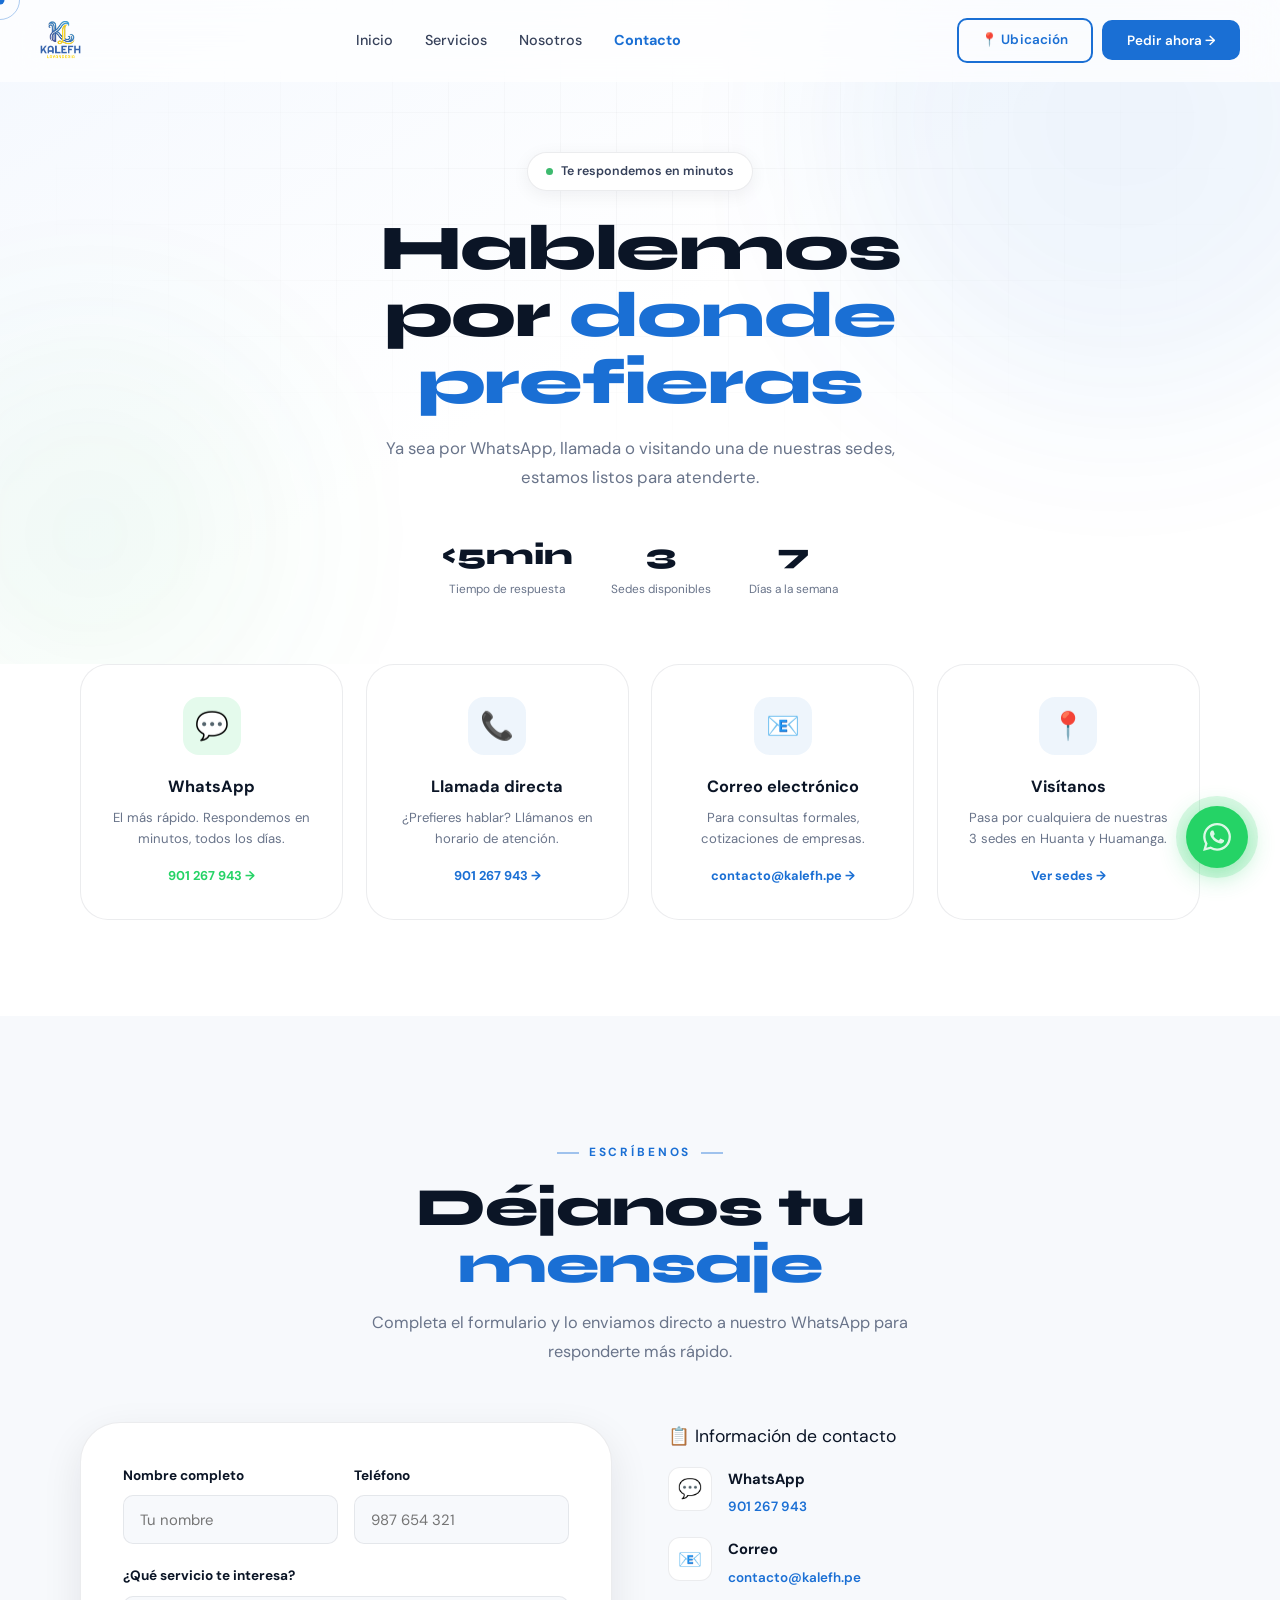
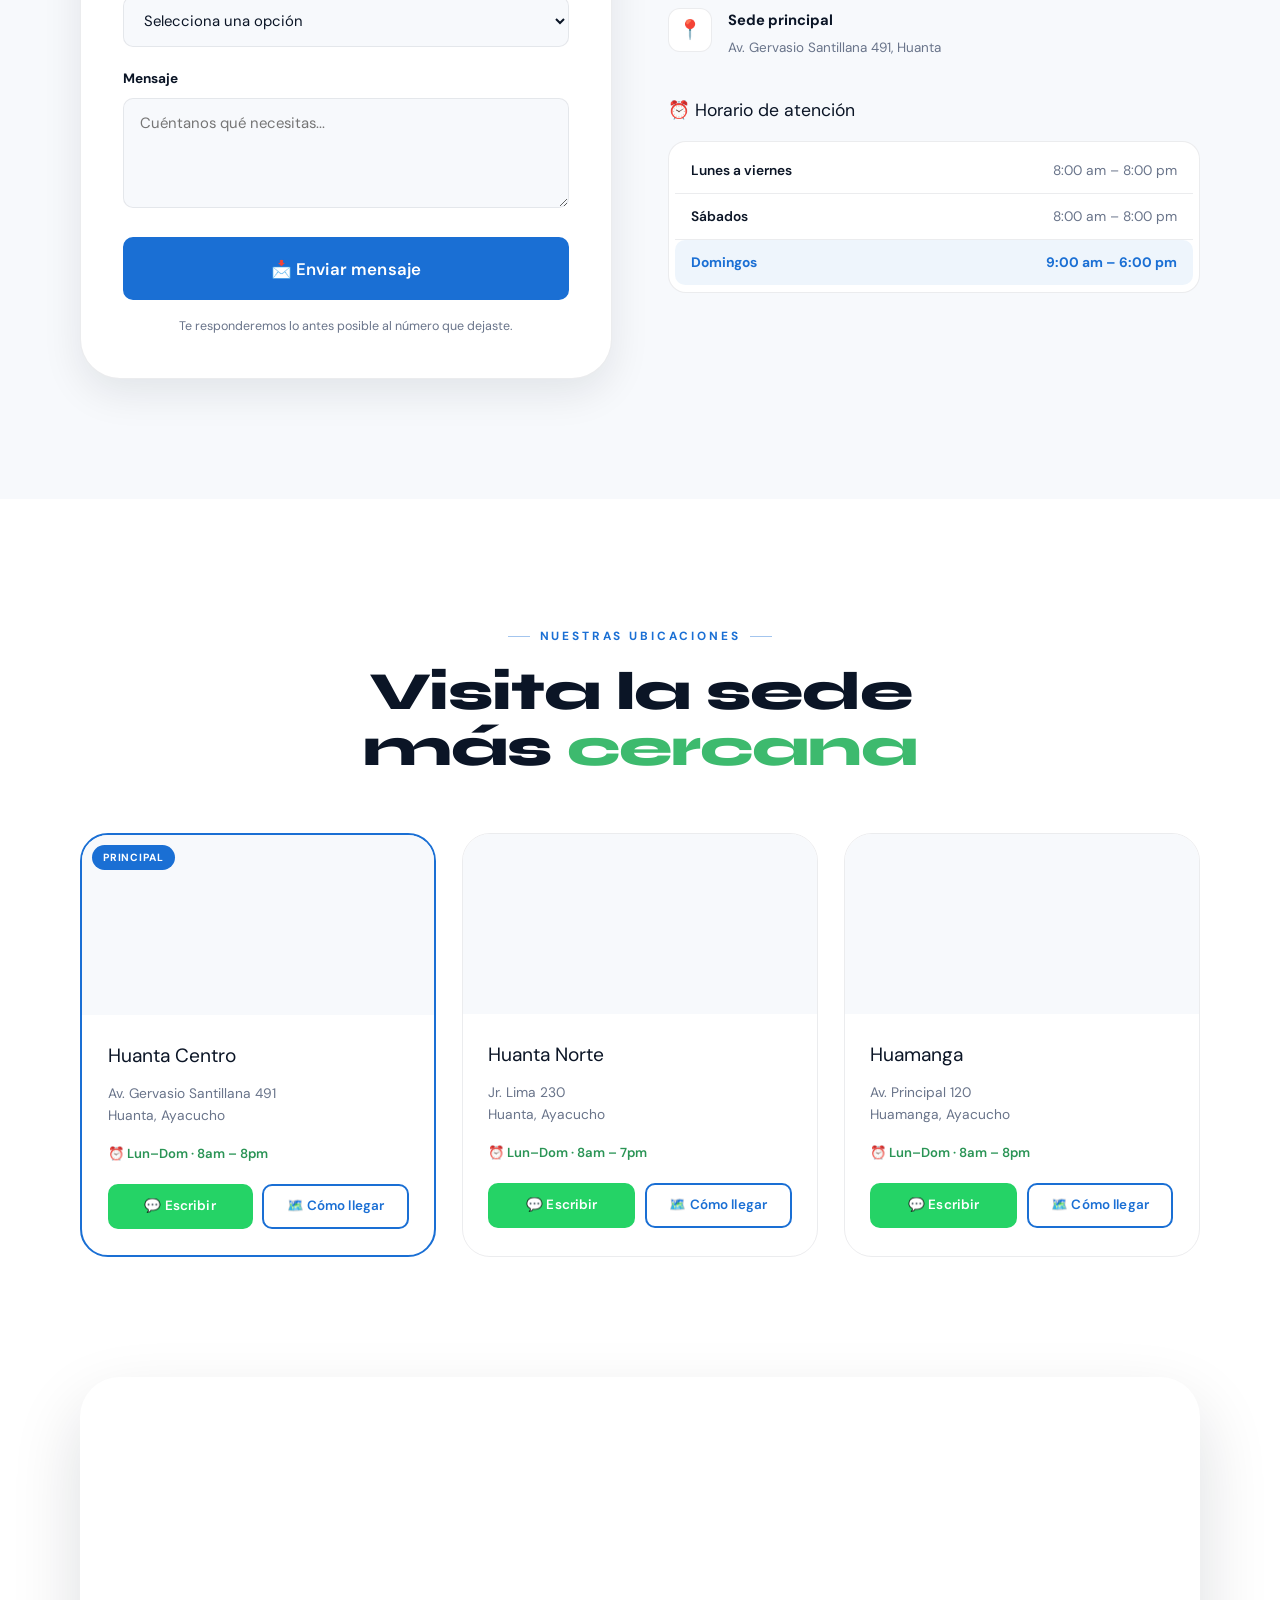
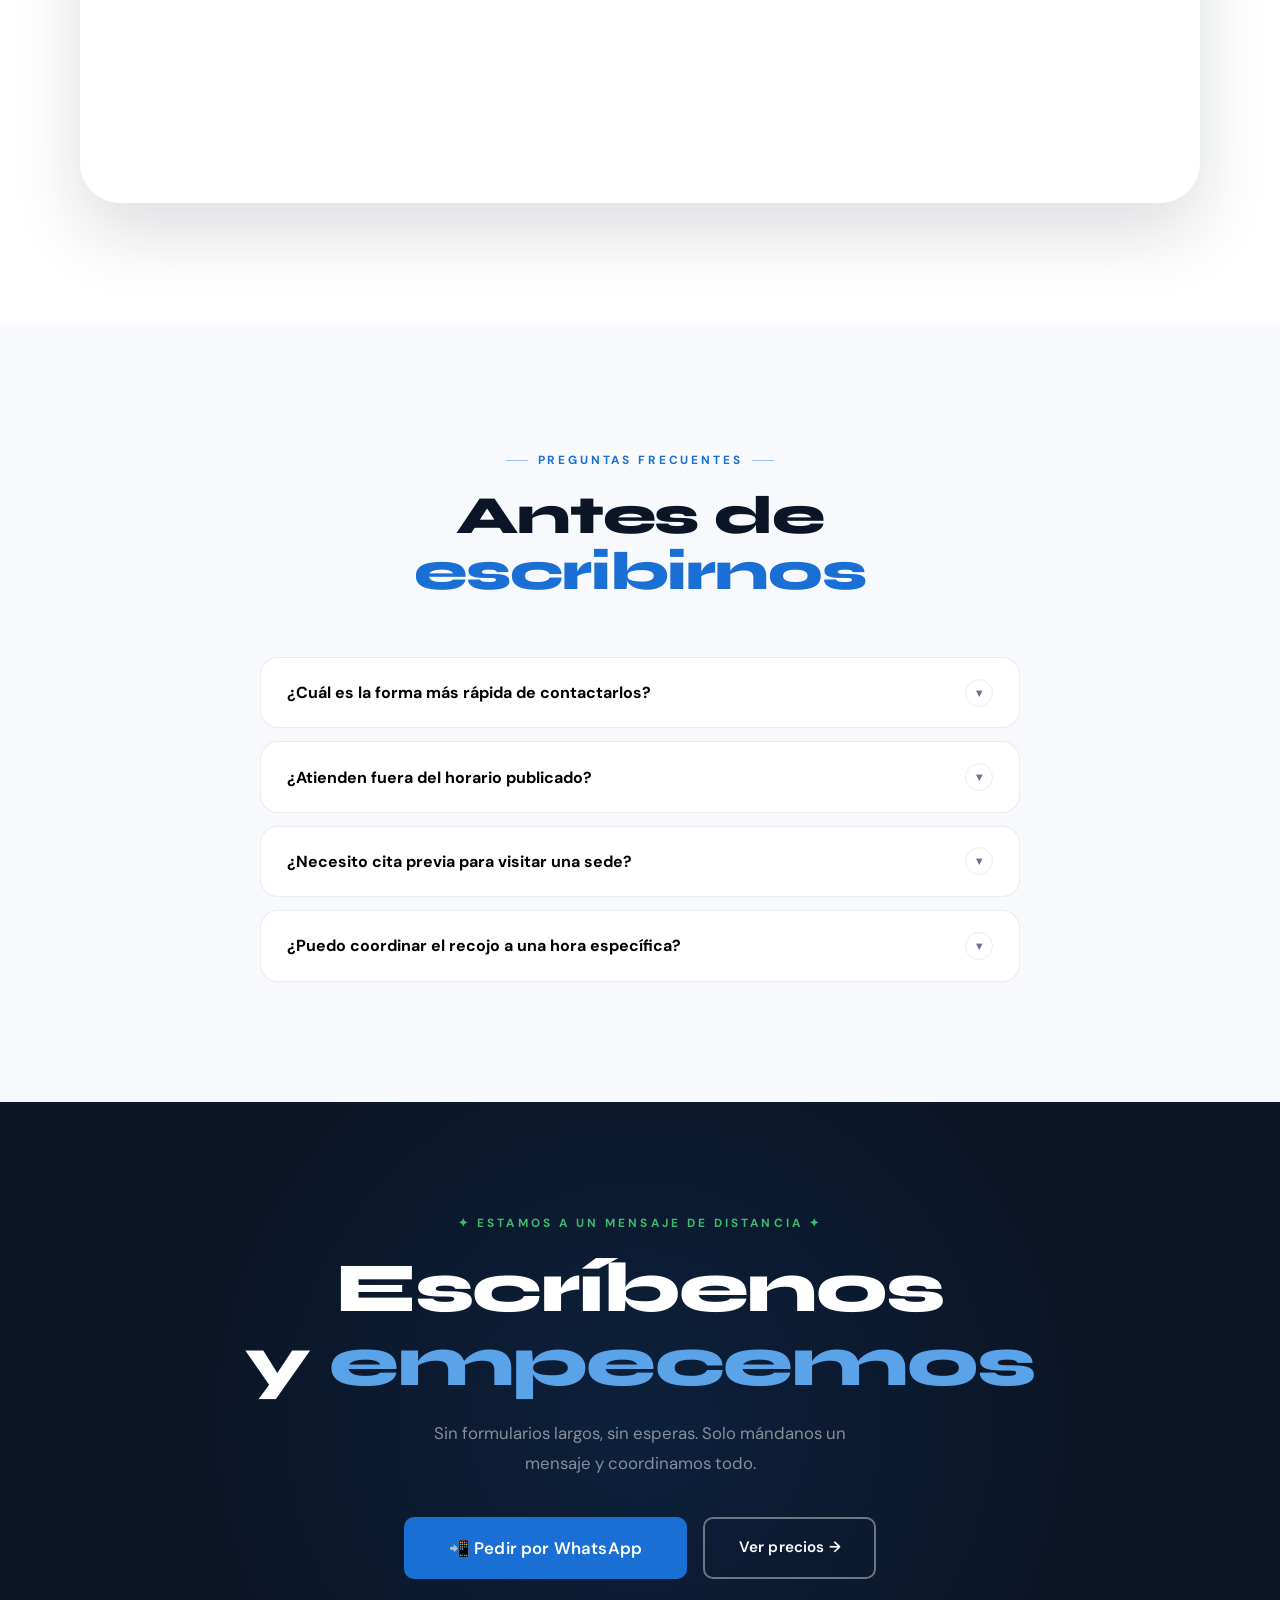
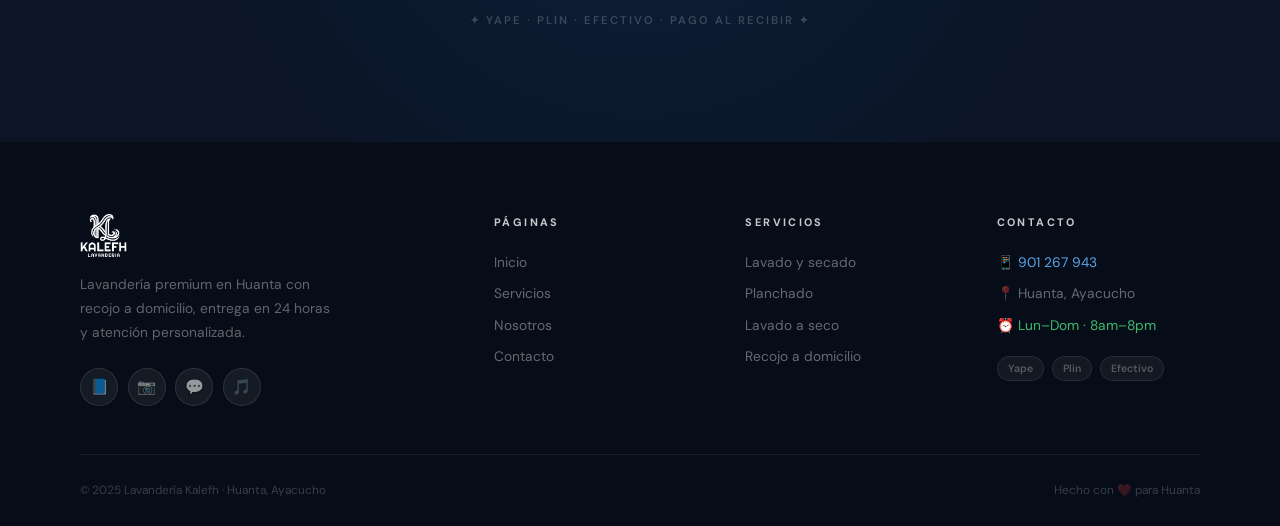
<file: contacto.html>
<!DOCTYPE html>
<html lang="es">
<head>
<meta charset="UTF-8">
<meta name="viewport" content="width=device-width, initial-scale=1.0">
<title>Contacto y Sedes — Lavandería Kalefh · Huanta</title>
<meta name="description" content="Contáctanos por WhatsApp al 901 267 943 o visita nuestras 3 sedes en Huanta y Huamanga. Te respondemos en minutos.">
<link rel="preconnect" href="https://fonts.googleapis.com">
<link rel="preconnect" href="https://fonts.gstatic.com" crossorigin>
<link href="https://fonts.googleapis.com/css2?family=Syne:wght@400;600;700;800&family=DM+Sans:wght@300;400;500;600;700&display=swap" rel="stylesheet">
<style>
/* ═══════════════════════════════════════
   RESET + VARIABLES
═══════════════════════════════════════ */
:root{
  --azul:#1A6FD4; --azul-d:#0F52A8; --azul-l:#5BA3E8;
  --azul-glow:rgba(26,111,212,.25); --azul-soft:rgba(26,111,212,.07);
  --lima:#3DBA6E; --lima-d:#2A9455; --lima-glow:rgba(61,186,110,.25);
  --naranja:#FF8A4C; --naranja-glow:rgba(255,138,76,.25);
  --blanco:#FFFFFF; --negro:#0B1526; --gris:#69748A; --gris-d:#36415A;
  --borde:rgba(11,21,38,.08); --fondo-suave:#F7F9FC;
  --wa:#25D366;
  --r-sm:10px; --r-md:18px; --r-lg:28px; --r-xl:40px; --r-pill:999px;
  --sh-sm:0 4px 18px rgba(11,21,38,.06);
  --sh-md:0 14px 40px rgba(11,21,38,.09);
  --sh-lg:0 30px 70px rgba(11,21,38,.14);
  --sh-az:0 14px 40px var(--azul-glow);
  --fd:'Syne',sans-serif; --fb:'DM Sans',sans-serif;
  --max:1200px; --px:2.5rem;
  --ease:cubic-bezier(.22,1,.36,1);
}
@media(max-width:900px){:root{--px:1.25rem}}
@media(max-width:600px){:root{--px:1rem}}

*,*::before,*::after{margin:0;padding:0;box-sizing:border-box;}
html{scroll-behavior:smooth;}
body{
  font-family:var(--fb); background:var(--blanco); color:var(--negro);
  line-height:1.65; overflow-x:hidden; -webkit-font-smoothing:antialiased;
}
img{max-width:100%;display:block;}
a{color:inherit;text-decoration:none;}
ul{list-style:none;}
button{font-family:inherit;cursor:pointer;border:none;background:none;}
h1,h2,h3,h4{font-family:var(--fd);font-weight:800;line-height:1.05;letter-spacing:-.02em;color:var(--negro);}
.container{max-width:var(--max);margin:0 auto;padding:0 var(--px);}
.az{color:var(--azul);}
.lm{color:var(--lima);}
.nj{color:var(--naranja);}

/* ─── Botones ─── */
.btn{
  display:inline-flex;align-items:center;gap:.55rem;
  font-weight:600;font-size:.95rem;letter-spacing:.01em;
  padding:.95rem 2.1rem;border-radius:var(--r-sm);
  border:2px solid transparent;cursor:pointer;white-space:nowrap;
  transition:transform .25s var(--ease), box-shadow .25s var(--ease), background .25s var(--ease), border-color .25s var(--ease), color .25s var(--ease);
}
.btn-primary{background:var(--azul);color:var(--blanco);border-color:var(--azul);}
.btn-primary:hover{background:var(--azul-d);border-color:var(--azul-d);transform:translateY(-3px);box-shadow:var(--sh-az);}
.btn-outline{background:transparent;color:var(--azul);border-color:var(--azul);}
.btn-outline:hover{background:var(--azul-soft);transform:translateY(-3px);}
.btn-dark{background:var(--negro);color:var(--blanco);border-color:var(--negro);}
.btn-dark:hover{background:#000;transform:translateY(-3px);box-shadow:var(--sh-lg);}
.btn-lima{background:var(--lima);color:var(--blanco);border-color:var(--lima);}
.btn-lima:hover{background:var(--lima-d);transform:translateY(-3px);box-shadow:0 14px 35px var(--lima-glow);}
.btn-wa{background:var(--wa);color:var(--blanco);border-color:var(--wa);}
.btn-wa:hover{background:#1db954;transform:translateY(-3px);box-shadow:0 14px 35px rgba(37,211,102,.3);}
.btn-lg{padding:1.15rem 2.7rem;font-size:1.05rem;}
.btn-sm{padding:.6rem 1.4rem;font-size:.84rem;}
.btn-block{width:100%;justify-content:center;}

/* ─── Section heading reutilizable ─── */
.s-head{text-align:center;max-width:600px;margin:0 auto 3.5rem;}
.s-tag{
  display:inline-flex;align-items:center;gap:.6rem;
  font-size:.74rem;font-weight:700;letter-spacing:.24em;text-transform:uppercase;
  color:var(--azul);margin-bottom:1.1rem;
}
.s-tag::before,.s-tag::after{content:'';width:22px;height:1.5px;background:var(--azul);opacity:.4;}
.s-title{font-size:clamp(2.1rem,4.2vw,3.4rem);margin-bottom:1rem;}
.s-desc{color:var(--gris);font-size:1.02rem;line-height:1.75;}

/* ─── Cursor ─── */
.cur{width:9px;height:9px;border-radius:50%;background:var(--azul);position:fixed;pointer-events:none;z-index:9999;transform:translate(-50%,-50%);}
.cur-r{width:40px;height:40px;border-radius:50%;border:1.5px solid rgba(26,111,212,.35);position:fixed;pointer-events:none;z-index:9998;transform:translate(-50%,-50%);transition:width .2s,height .2s,border-color .2s,background .2s;}
@media(hover:none){.cur,.cur-r{display:none}}

/* ─── Loader ─── */
@keyframes ldspin{to{transform:rotate(360deg)}}

/* ─── Progress bar de scroll ─── */
#scrollbar{position:fixed;top:0;left:0;height:3px;background:linear-gradient(90deg,var(--azul),var(--lima));z-index:9997;width:0%;transition:width .1s;}

/* ─── WA Float ─── */
#wa-float{position:fixed;bottom:2rem;right:2rem;z-index:400;width:62px;height:62px;border-radius:50%;background:var(--wa);display:flex;align-items:center;justify-content:center;box-shadow:0 6px 26px rgba(37,211,102,.45);transition:transform .25s var(--ease);}
#wa-float:hover{transform:scale(1.1);}
#wa-float svg{width:28px;height:28px;fill:#fff;}
#wa-float::before{content:'';position:absolute;inset:-10px;border-radius:50%;background:rgba(37,211,102,.16);animation:wapulse 2.4s ease-in-out infinite;}
@keyframes wapulse{0%,100%{transform:scale(1);opacity:.55}50%{transform:scale(1.4);opacity:0}}

/* ─── Reveals ─── */
.rv{opacity:0;transform:translateY(36px);transition:opacity .8s var(--ease),transform .8s var(--ease);}
.rv.on{opacity:1;transform:translateY(0);}
.rv-l{opacity:0;transform:translateX(-44px);transition:opacity .8s var(--ease),transform .8s var(--ease);}
.rv-l.on{opacity:1;transform:translateX(0);}
.rv-r{opacity:0;transform:translateX(44px);transition:opacity .8s var(--ease),transform .8s var(--ease);}
.rv-r.on{opacity:1;transform:translateX(0);}
.rv-sc{opacity:0;transform:scale(.92);transition:opacity .7s var(--ease),transform .7s var(--ease);}
.rv-sc.on{opacity:1;transform:scale(1);}
.stg>*{opacity:0;transform:translateY(28px);transition:opacity .6s var(--ease),transform .6s var(--ease);}
.stg.on>*{opacity:1;transform:translateY(0);}
.stg.on>*:nth-child(1){transition-delay:.05s}
.stg.on>*:nth-child(2){transition-delay:.13s}
.stg.on>*:nth-child(3){transition-delay:.21s}
.stg.on>*:nth-child(4){transition-delay:.29s}
.stg.on>*:nth-child(5){transition-delay:.37s}
.stg.on>*:nth-child(6){transition-delay:.45s}
.ha{opacity:0;animation:haf .8s var(--ease) forwards;}
@keyframes haf{from{opacity:0;transform:translateY(26px)}to{opacity:1;transform:translateY(0)}}
.float{animation:floaty 4.5s ease-in-out infinite;}
@keyframes floaty{0%,100%{transform:translateY(0)}50%{transform:translateY(-12px)}}
@media(prefers-reduced-motion:reduce){.rv,.rv-l,.rv-r,.rv-sc,.stg>*,.ha{opacity:1!important;transform:none!important;animation:none!important;}}

/* ═══════════════════════════════════════
   NAVBAR
═══════════════════════════════════════ */
#navbar{
  position:fixed;top:0;left:0;right:0;z-index:200;
  padding:1.1rem var(--px);
  display:flex;align-items:center;justify-content:space-between;gap:1.5rem;
  background:rgba(255,255,255,.7);backdrop-filter:blur(18px);
  border-bottom:1px solid transparent;
  transition:all .3s var(--ease);
}
#navbar.scrolled{background:rgba(255,255,255,.96);border-bottom-color:var(--borde);box-shadow:var(--sh-sm);padding:.7rem var(--px);}
.nav-logo{display:flex;align-items:center;gap:.6rem;flex-shrink:0;}
.nav-logo-ic{width:40px;height:40px;border-radius:12px;background:linear-gradient(135deg,var(--azul),var(--azul-l));display:flex;align-items:center;justify-content:center;font-size:1.25rem;}
.nav-logo-tx{font-family:var(--fd);font-weight:800;font-size:1.45rem;letter-spacing:-.02em;}
.nav-links{display:flex;align-items:center;gap:.2rem;}
.nav-links a{font-size:.9rem;font-weight:500;color:var(--gris-d);padding:.5rem .9rem;border-radius:9px;transition:all .2s;position:relative;}
.nav-links a:hover{background:var(--azul-soft);color:var(--azul);}
.nav-links a.active{color:var(--azul);font-weight:700;}
.nav-actions{display:flex;align-items:center;gap:.6rem;flex-shrink:0;}
.hamburger{display:none;flex-direction:column;gap:5px;cursor:pointer;padding:5px;}
.hamburger span{width:25px;height:2px;background:var(--negro);border-radius:2px;display:block;transition:all .3s;}
#mobileMenu{display:none;position:fixed;inset:0;z-index:190;background:var(--blanco);flex-direction:column;align-items:center;justify-content:center;gap:.4rem;}
#mobileMenu.open{display:flex;}
#mobileMenu a{font-family:var(--fd);font-weight:700;font-size:2.1rem;padding:.5rem 2rem;border-radius:14px;transition:color .2s;}
#mobileMenu a:hover{color:var(--azul);}
@media(max-width:900px){.nav-links,.nav-actions{display:none;}.hamburger{display:flex;}}

/* ═══════════════════════════════════════
   HERO
═══════════════════════════════════════ */
#hero{position:relative;min-height:100vh;display:flex;align-items:center;padding-top:90px;overflow:hidden;background:var(--blanco);}
.hero-grid-bg{
  position:absolute;inset:0;z-index:0;
  background-image:
    linear-gradient(var(--borde) 1px,transparent 1px),
    linear-gradient(90deg,var(--borde) 1px,transparent 1px);
  background-size:56px 56px;
  -webkit-mask-image:radial-gradient(ellipse 70% 60% at 50% 30%,black 0%,transparent 75%);
  mask-image:radial-gradient(ellipse 70% 60% at 50% 30%,black 0%,transparent 75%);
  opacity:.6;
}
.hero-blob{position:absolute;border-radius:50%;filter:blur(100px);z-index:0;pointer-events:none;}
.hb1{width:560px;height:560px;background:rgba(26,111,212,.10);top:-160px;right:-120px;}
.hb2{width:380px;height:380px;background:rgba(61,186,110,.09);bottom:-60px;left:-100px;}
.hb3{width:240px;height:240px;background:rgba(255,138,76,.08);top:45%;left:42%;}

.hero-in{position:relative;z-index:2;display:grid;grid-template-columns:1.05fr .95fr;gap:4rem;align-items:center;max-width:var(--max);margin:0 auto;padding:3.5rem var(--px) 4rem;}

.hero-badge{
  display:inline-flex;align-items:center;gap:.55rem;
  background:var(--blanco);border:1px solid var(--borde);box-shadow:var(--sh-sm);
  font-size:.78rem;font-weight:600;color:var(--gris-d);
  padding:.5rem 1.1rem;border-radius:var(--r-pill);margin-bottom:1.6rem;
}
.hero-badge .dot{width:7px;height:7px;border-radius:50%;background:var(--lima);animation:blinkd 1.6s ease-in-out infinite;}
@keyframes blinkd{0%,100%{opacity:1}50%{opacity:.3}}
.hero-badge b{color:var(--negro);}

.hero-h1{font-size:clamp(2.9rem,5.6vw,5.2rem);margin-bottom:1.3rem;}
.hero-h1 .undr{position:relative;display:inline-block;}
.hero-h1 .undr svg{position:absolute;bottom:-6px;left:0;width:100%;height:16px;}

.hero-desc{font-size:1.1rem;color:var(--gris);max-width:480px;margin-bottom:2.3rem;font-weight:400;line-height:1.8;}
.hero-btns{display:flex;gap:1rem;flex-wrap:wrap;margin-bottom:2.6rem;}

.hero-mini-stats{display:flex;gap:2.2rem;flex-wrap:wrap;}
.hms-item{}
.hms-num{font-family:var(--fd);font-weight:800;font-size:1.7rem;color:var(--negro);display:flex;align-items:baseline;gap:2px;}
.hms-num sup{font-size:45%;color:var(--lima);}
.hms-label{font-size:.74rem;color:var(--gris);margin-top:1px;}

/* Visual */
.hero-visual{position:relative;}
.hero-photo-stack{position:relative;width:100%;max-width:480px;margin:0 auto;}
.hp-main{width:100%;aspect-ratio:1/1;object-fit:cover;border-radius:var(--r-xl);box-shadow:var(--sh-lg);}
.hp-card1{
  position:absolute;top:-24px;left:-30px;background:var(--blanco);
  border-radius:var(--r-md);box-shadow:var(--sh-md);padding:1rem 1.3rem;
  display:flex;align-items:center;gap:.8rem;border:1px solid var(--borde);
}
.hp-card1 .ic{width:42px;height:42px;border-radius:12px;background:var(--azul-soft);display:flex;align-items:center;justify-content:center;font-size:1.3rem;flex-shrink:0;}
.hp-card1 strong{display:block;font-family:var(--fd);font-size:1.05rem;line-height:1.1;}
.hp-card1 span{font-size:.7rem;color:var(--gris);}

.hp-card2{
  position:absolute;bottom:-20px;right:-26px;background:var(--negro);color:var(--blanco);
  border-radius:var(--r-md);box-shadow:var(--sh-lg);padding:1.1rem 1.3rem;text-align:center;
}
.hp-card2 .num{font-family:var(--fd);font-weight:800;font-size:1.9rem;line-height:1;}
.hp-card2 .stars{color:#F5D57A;font-size:.7rem;letter-spacing:2px;margin:3px 0;}
.hp-card2 .lbl{font-size:.62rem;opacity:.65;letter-spacing:.08em;}

.hp-card3{
  position:absolute;top:38%;right:-36px;background:var(--blanco);
  border-radius:var(--r-pill);box-shadow:var(--sh-md);padding:.6rem 1.1rem .6rem .6rem;
  display:flex;align-items:center;gap:.55rem;border:1px solid var(--borde);
}
.hp-card3 .av{width:30px;height:30px;border-radius:50%;background:linear-gradient(135deg,var(--lima),#6FD89A);display:flex;align-items:center;justify-content:center;font-size:.9rem;}
.hp-card3 span{font-size:.76rem;font-weight:600;white-space:nowrap;}

/* Logos marquee debajo del hero */
.hero-logos{margin-top:5rem;padding-top:2.2rem;border-top:1px solid var(--borde);}
.hl-label{text-align:center;font-size:.72rem;letter-spacing:.22em;text-transform:uppercase;color:var(--gris);margin-bottom:1.6rem;}
.hl-row{display:flex;justify-content:center;gap:3rem;flex-wrap:wrap;opacity:.55;}
.hl-item{font-family:var(--fd);font-weight:700;font-size:1rem;color:var(--gris-d);}

@media(max-width:1000px){
  .hero-in{grid-template-columns:1fr;text-align:center;gap:3rem;padding:2.5rem var(--px) 3rem;}
  .hero-desc{margin:0 auto 2.3rem;}
  .hero-btns,.hero-mini-stats{justify-content:center;}
  .hero-visual{max-width:420px;margin:0 auto;}
  .hl-row{gap:1.8rem;}
}
@media(max-width:560px){
  .hp-card1{left:0;top:-16px;padding:.8rem 1rem;}
  .hp-card2{right:0;bottom:-16px;padding:.9rem 1rem;}
  .hp-card3{display:none;}
  .hero-mini-stats{gap:1.4rem;}
}

/* ═══════════════════════════════════════
   PAGE HERO
═══════════════════════════════════════ */
.page-hero{position:relative;padding:9.5rem 0 4rem;overflow:hidden;background:linear-gradient(150deg,#F4F8FE 0%,#fff 50%);}
.page-hero .hero-grid-bg{opacity:.45;}
.ph-in{position:relative;z-index:2;text-align:center;max-width:760px;margin:0 auto;}
.ph-tag{display:inline-flex;align-items:center;gap:.55rem;background:#fff;border:1px solid var(--borde);box-shadow:var(--sh-sm);font-size:.78rem;font-weight:600;color:var(--gris-d);padding:.5rem 1.1rem;border-radius:99px;margin-bottom:1.5rem;}
.ph-title{font-size:clamp(2.4rem,5vw,4rem);margin-bottom:1.1rem;}
.ph-desc{color:var(--gris);font-size:1.05rem;max-width:520px;margin:0 auto 2rem;line-height:1.75;}
.ph-stats{display:flex;justify-content:center;gap:2.4rem;flex-wrap:wrap;margin-top:2.4rem;}
.ph-stat{text-align:center;}
.ph-stat-n{font-family:var(--fd);font-weight:800;font-size:1.8rem;color:var(--negro);}
.ph-stat-l{font-size:.74rem;color:var(--gris);margin-top:2px;}

/* ═══════════════════════════════════════
   CANALES DE CONTACTO RÁPIDO
═══════════════════════════════════════ */
#canales{padding:0 0 6rem;}
.can-grid{display:grid;grid-template-columns:repeat(4,1fr);gap:1.4rem;}
.can-card{background:#fff;border:1.5px solid var(--borde);border-radius:var(--r-lg);padding:2rem 1.6rem;text-align:center;transition:all .35s var(--ease);cursor:pointer;}
.can-card:hover{transform:translateY(-8px);box-shadow:var(--sh-md);border-color:transparent;}
.can-card.wa:hover{box-shadow:0 16px 40px rgba(37,211,102,.2);}
.can-ic{width:58px;height:58px;border-radius:16px;background:var(--azul-soft);display:flex;align-items:center;justify-content:center;font-size:1.7rem;margin:0 auto 1.2rem;transition:all .3s;}
.can-card.wa .can-ic{background:rgba(37,211,102,.12);}
.can-card:hover .can-ic{transform:scale(1.08) rotate(-6deg);}
.can-name{font-weight:700;font-size:1.02rem;margin-bottom:.4rem;}
.can-desc{font-size:.82rem;color:var(--gris);line-height:1.6;margin-bottom:1rem;}
.can-link{font-size:.8rem;font-weight:700;color:var(--azul);}
.can-card.wa .can-link{color:var(--wa);}
@media(max-width:900px){.can-grid{grid-template-columns:1fr 1fr;}}
@media(max-width:560px){.can-grid{grid-template-columns:1fr;}}

/* ═══════════════════════════════════════
   FORMULARIO + INFO LATERAL
═══════════════════════════════════════ */
#form-section{padding:7.5rem 0;background:var(--fondo-suave);}
.form-grid{display:grid;grid-template-columns:1fr 1fr;gap:3.5rem;}
.form-box{background:#fff;border-radius:var(--r-xl);padding:2.6rem;box-shadow:var(--sh-md);border:1px solid var(--borde);}
.fg{margin-bottom:1.3rem;}
.fg label{display:block;font-size:.85rem;font-weight:700;margin-bottom:.5rem;}
.fg input,.fg select,.fg textarea{
  width:100%;padding:.85rem 1rem;border:1.5px solid var(--borde);border-radius:var(--r-sm);
  font-family:var(--fb);font-size:.93rem;background:var(--fondo-suave);transition:all .2s;outline:none;color:var(--negro);
}
.fg input:focus,.fg select:focus,.fg textarea:focus{border-color:var(--azul);background:#fff;box-shadow:0 0 0 3px var(--azul-soft);}
.fg textarea{resize:vertical;min-height:110px;}
.fg-row{display:grid;grid-template-columns:1fr 1fr;gap:1rem;}
.form-note{font-size:.78rem;color:var(--gris);margin-top:1rem;text-align:center;}

.info-side{}
.info-block{margin-bottom:2.2rem;}
.info-t{font-size:1.1rem;margin-bottom:1rem;display:flex;align-items:center;gap:.6rem;}
.info-row{display:flex;align-items:flex-start;gap:1rem;margin-bottom:1.1rem;}
.info-ic{width:44px;height:44px;border-radius:12px;background:#fff;border:1px solid var(--borde);display:flex;align-items:center;justify-content:center;font-size:1.2rem;flex-shrink:0;}
.info-row strong{display:block;font-size:.92rem;margin-bottom:2px;}
.info-row span{font-size:.84rem;color:var(--gris);}
.info-row a{color:var(--azul);font-weight:600;}
.schedule-table{background:#fff;border-radius:var(--r-md);border:1px solid var(--borde);padding:.4rem;}
.sch-row{display:flex;justify-content:space-between;padding:.7rem 1rem;font-size:.86rem;}
.sch-row:not(:last-child){border-bottom:1px solid var(--borde);}
.sch-day{font-weight:600;}
.sch-time{color:var(--gris);}
.sch-row.today{background:var(--azul-soft);border-radius:var(--r-sm);}
.sch-row.today .sch-day,.sch-row.today .sch-time{color:var(--azul);font-weight:700;}
@media(max-width:900px){.form-grid{grid-template-columns:1fr;gap:2.5rem;}.fg-row{grid-template-columns:1fr;}.form-box{padding:2rem 1.6rem;}}

/* ═══════════════════════════════════════
   SEDES — cards con mapa
═══════════════════════════════════════ */
#sedes{padding:7.5rem 0;}
.sedes-tabs{display:flex;justify-content:center;gap:.6rem;margin-bottom:3rem;flex-wrap:wrap;}
.sede-grid{display:grid;grid-template-columns:repeat(3,1fr);gap:1.6rem;}
.sede-card{border:1px solid var(--borde);border-radius:var(--r-lg);overflow:hidden;transition:all .35s var(--ease);}
.sede-card:hover{transform:translateY(-8px);box-shadow:var(--sh-md);border-color:transparent;}
.sede-card.principal{border:2px solid var(--azul);}
.sede-map{height:180px;background:var(--fondo-suave);position:relative;overflow:hidden;}
.sede-map iframe{width:100%;height:100%;border:0;filter:saturate(.65) contrast(1.08);}
.sede-tag-badge{position:absolute;top:10px;left:10px;background:var(--azul);color:#fff;font-size:.65rem;font-weight:700;letter-spacing:.08em;text-transform:uppercase;padding:4px 11px;border-radius:99px;z-index:2;}
.sede-body{padding:1.6rem;}
.sede-name{font-size:1.2rem;margin-bottom:.6rem;}
.sede-addr{font-size:.86rem;color:var(--gris);line-height:1.65;margin-bottom:1rem;}
.sede-meta{display:flex;align-items:center;gap:.5rem;font-size:.82rem;color:var(--lima-d);font-weight:600;margin-bottom:1.2rem;}
.sede-actions{display:flex;gap:.6rem;}
.sede-actions .btn{flex:1;justify-content:center;}
@media(max-width:900px){.sede-grid{grid-template-columns:1fr;max-width:440px;margin:0 auto;}}

/* ═══════════════════════════════════════
   MAPA GENERAL GRANDE
═══════════════════════════════════════ */
#mapa-general{padding:0 0 7.5rem;}
.mapa-box{border-radius:var(--r-xl);overflow:hidden;box-shadow:var(--sh-lg);aspect-ratio:21/8;}
.mapa-box iframe{width:100%;height:100%;border:0;}
@media(max-width:700px){.mapa-box{aspect-ratio:4/3;}}

/* ═══════════════════════════════════════
   SOPORTE RÁPIDO / FAQ contacto
═══════════════════════════════════════ */
#faq{padding:7.5rem 0;background:var(--fondo-suave);}
.faq-wrap{max-width:760px;margin:0 auto;display:flex;flex-direction:column;gap:.8rem;}
.faq-it{border:1.5px solid var(--borde);border-radius:var(--r-md);overflow:hidden;background:#fff;transition:border-color .25s,box-shadow .25s;}
.faq-it.open{border-color:var(--azul);box-shadow:var(--sh-sm);}
.faq-b{width:100%;display:flex;align-items:center;justify-content:space-between;gap:1rem;padding:1.3rem 1.6rem;text-align:left;}
.faq-q{font-weight:700;font-size:1rem;}
.faq-chv{width:28px;height:28px;border-radius:50%;border:1.5px solid var(--borde);display:flex;align-items:center;justify-content:center;flex-shrink:0;transition:all .3s;font-size:.7rem;color:var(--gris);}
.faq-it.open .faq-chv{background:var(--azul);border-color:var(--azul);color:#fff;transform:rotate(180deg);}
.faq-a{max-height:0;overflow:hidden;transition:max-height .4s var(--ease);}
.faq-it.open .faq-a{max-height:260px;}
.faq-ai{padding:0 1.6rem 1.4rem;font-size:.92rem;color:var(--gris);line-height:1.75;}

/* ═══════════════════════════════════════
   CTA FINAL + FOOTER
═══════════════════════════════════════ */
#cta-final{padding:7rem 0;background:var(--negro);position:relative;overflow:hidden;text-align:center;}
#cta-final::before{content:'';position:absolute;width:900px;height:900px;border-radius:50%;background:radial-gradient(circle,rgba(26,111,212,.12),transparent 70%);top:50%;left:50%;transform:translate(-50%,-50%);}
.cf-in{position:relative;z-index:1;}
.cf-tag{color:var(--lima);font-size:.74rem;font-weight:700;letter-spacing:.26em;text-transform:uppercase;margin-bottom:1.2rem;}
.cf-title{color:#fff;font-size:clamp(2.4rem,5.5vw,5rem);margin-bottom:1.2rem;}
.cf-title .az2{color:var(--azul-l);}
.cf-desc{color:rgba(255,255,255,.5);font-size:1.05rem;max-width:440px;margin:0 auto 2.4rem;line-height:1.75;}
.cf-btns{display:flex;gap:1rem;justify-content:center;flex-wrap:wrap;}
.cf-trust{margin-top:2rem;font-size:.7rem;font-weight:600;letter-spacing:.18em;text-transform:uppercase;color:rgba(255,255,255,.2);}

footer{background:#070D18;color:rgba(255,255,255,.55);padding:4.5rem 0 0;}
.f-grid{display:grid;grid-template-columns:1.8fr 1fr 1fr 1fr;gap:3rem;padding-bottom:3rem;border-bottom:1px solid rgba(255,255,255,.07);}
.f-logo{font-family:var(--fd);font-weight:800;font-size:1.9rem;color:#fff;margin-bottom:.9rem;}
.f-logo span{color:var(--azul-l);}
.f-desc{font-size:.86rem;line-height:1.75;color:rgba(255,255,255,.36);max-width:250px;margin-bottom:1.5rem;}
.f-social{display:flex;gap:.6rem;}
.f-soc{width:38px;height:38px;border-radius:50%;background:rgba(255,255,255,.06);border:1px solid rgba(255,255,255,.1);display:flex;align-items:center;justify-content:center;font-size:.95rem;transition:all .25s;}
.f-soc:hover{background:var(--azul);border-color:var(--azul);transform:translateY(-2px);}
.f-ct{font-size:.68rem;font-weight:700;letter-spacing:.22em;text-transform:uppercase;color:rgba(255,255,255,.78);margin-bottom:1.2rem;}
.f-links{display:flex;flex-direction:column;gap:.55rem;}
.f-links a{font-size:.86rem;color:rgba(255,255,255,.38);transition:all .2s;}
.f-links a:hover{color:#fff;padding-left:3px;}
.f-pay{display:flex;gap:.5rem;flex-wrap:wrap;margin-top:1.2rem;}
.f-pay span{font-size:.66rem;font-weight:600;color:rgba(255,255,255,.28);background:rgba(255,255,255,.05);border:1px solid rgba(255,255,255,.08);padding:3px 10px;border-radius:99px;}
.f-bottom{padding:1.6rem 0;display:flex;align-items:center;justify-content:space-between;gap:1rem;flex-wrap:wrap;font-size:.74rem;color:rgba(255,255,255,.2);}
@media(max-width:900px){.f-grid{grid-template-columns:1fr 1fr;gap:2rem;}.f-grid>div:first-child{grid-column:1/-1;}}
@media(max-width:560px){.f-grid{grid-template-columns:1fr;}.f-bottom{flex-direction:column;text-align:center;}}

#wa-float{position:fixed;bottom:2rem;right:2rem;z-index:400;width:62px;height:62px;border-radius:50%;background:var(--wa);display:flex;align-items:center;justify-content:center;box-shadow:0 6px 26px rgba(37,211,102,.45);transition:transform .25s var(--ease);}
#wa-float:hover{transform:scale(1.1);}
#wa-float svg{width:28px;height:28px;fill:#fff;}
#wa-float::before{content:'';position:absolute;inset:-10px;border-radius:50%;background:rgba(37,211,102,.16);animation:wapulse 2.4s ease-in-out infinite;}
@keyframes wapulse{0%,100%{transform:scale(1);opacity:.55}50%{transform:scale(1.4);opacity:0}}

@media(max-width:900px){
  #canales,#form-section,#sedes,#mapa-general,#faq,#cta-final{padding:4.5rem 0;}
}

/* ── View Transitions ── */
@view-transition { navigation: auto; }
::view-transition-old(root){
  animation: vt-fade-out 0.28s ease forwards;
}
::view-transition-new(root){
  animation: vt-fade-in 0.32s ease forwards;
}
@keyframes vt-fade-out{
  from{opacity:1;transform:translateY(0)}
  to{opacity:0;transform:translateY(-8px)}
}
@keyframes vt-fade-in{
  from{opacity:0;transform:translateY(8px)}
  to{opacity:1;transform:translateY(0)}
}
</style>
<!-- ═══ FAVICON ═══ -->
  <link rel="icon" type="image/png" href="assets/logo.png">
  <link rel="apple-touch-icon" href="assets/logo.png">
  <meta name="theme-color" content="#1A6FD4">
<!-- ═══ OPEN GRAPH ═══ -->
<meta property="og:type"        content="website">
<meta property="og:site_name"   content="Lavandería Kalefh">
<meta property="og:locale"      content="es_PE">
<meta property="og:title"       content="Contacto — Lavandería Kalefh">
<meta property="og:description" content="Contáctanos por WhatsApp al 901 267 943 o visita nuestras 3 sedes en Huanta y Huamanga. Te respondemos en minutos.">
<meta property="og:url"         content="https://lavax.pe/contacto.html">
<meta property="og:image"       content="https://kalefh.pe/assets/og-image.png">
<meta property="og:image:width"  content="1200">
<meta property="og:image:height" content="630">
<meta property="og:image:alt"   content="Kalefh — Lavandería Premium en Huanta">
<!-- ═══ TWITTER CARD ═══ -->
<meta name="twitter:card"        content="summary_large_image">
<meta name="twitter:title"       content="Contacto — Lavandería Kalefh">
<meta name="twitter:description" content="Contáctanos por WhatsApp al 901 267 943 o visita nuestras 3 sedes en Huanta y Huamanga. Te respondemos en minutos.">
<meta name="twitter:image"       content="https://kalefh.pe/assets/og-image.png">
<!-- ═══ SEO BASE ═══ -->
<link rel="canonical" href="https://lavax.pe/contacto.html">
<meta name="robots" content="index, follow">
<meta name="author" content="Lavandería Kalefh">
<meta name="geo.region" content="PE-AYA">
<meta name="geo.placename" content="Huanta, Ayacucho, Perú">

<script type="application/ld+json">
{
  "@context": "https://schema.org",
  "@type": "LaundryService",
  "@id": "https://lavax.pe/#business",
  "name": "Lavandería Kalefh",
  "alternateName": "Kalefh Lavandería Premium",
  "description": "Lavandería premium en Huanta con recojo a domicilio, lavado profesional y entrega en 24 horas. Más de 1,200 familias confían en nosotros.",
  "url": "https://lavax.pe",
  "logo": "https://lavax.pe/assets/logo.png",
  "image": "https://lavax.pe/assets/og-image.png",
  "telephone": "+51901267943",
  "email": "contacto@kalefh.pe",
  "priceRange": "S/3 - S/80",
  "currenciesAccepted": "PEN",
  "paymentAccepted": "Cash, Yape, Plin",
  "openingHoursSpecification": [
    {
      "@type": "OpeningHoursSpecification",
      "dayOfWeek": [
        "Monday",
        "Tuesday",
        "Wednesday",
        "Thursday",
        "Friday",
        "Saturday"
      ],
      "opens": "08:00",
      "closes": "20:00"
    },
    {
      "@type": "OpeningHoursSpecification",
      "dayOfWeek": [
        "Sunday"
      ],
      "opens": "09:00",
      "closes": "18:00"
    }
  ],
  "address": {
    "@type": "PostalAddress",
    "streetAddress": "Av. Gervasio Santillana 491",
    "addressLocality": "Huanta",
    "addressRegion": "Ayacucho",
    "postalCode": "05121",
    "addressCountry": "PE"
  },
  "geo": {
    "@type": "GeoCoordinates",
    "latitude": -12.927,
    "longitude": -74.246
  },
  "hasMap": "https://www.google.com/maps?q=-12.927,-74.246",
  "areaServed": [
    {
      "@type": "City",
      "name": "Huanta"
    },
    {
      "@type": "City",
      "name": "Huamanga"
    }
  ],
  "serviceType": [
    "Lavado y secado",
    "Planchado profesional",
    "Lavado a seco",
    "Recojo a domicilio",
    "Ropa de cama"
  ],
  "aggregateRating": {
    "@type": "AggregateRating",
    "ratingValue": "4.9",
    "reviewCount": "1200",
    "bestRating": "5",
    "worstRating": "1"
  },
  "sameAs": [
    "https://www.facebook.com/lavanderiakalefh",
    "https://www.instagram.com/lavanderiakalefh"
  ]
}
</script>
<script type="application/ld+json">
{
  "@context": "https://schema.org",
  "@type": "BreadcrumbList",
  "itemListElement": [
    {
      "@type": "ListItem",
      "position": 1,
      "name": "Inicio",
      "item": "https://lavax.pe/"
    },
    {
      "@type": "ListItem",
      "position": 2,
      "name": "Contacto",
      "item": "https://lavax.pe/contacto.html"
    }
  ]
}
</script>
<link rel="sitemap" type="application/xml" href="/sitemap.xml">
<body>

<div id="scrollbar"></div>
<div class="cur" id="cur"></div>
<div class="cur-r" id="curR"></div>

<nav id="navbar">
  <a href="index.html" class="nav-logo">
    <img src="assets/logo.png" alt="Lavandería Kalefh" style="height:38px;width:auto;object-fit:contain;">
  </a>
  <ul class="nav-links">
    <li><a href="index.html">Inicio</a></li>
    <li><a href="servicios.html">Servicios</a></li>
    <li><a href="nosotros.html">Nosotros</a></li>
    <li><a href="contacto.html" class="active">Contacto</a></li>
  </ul>
  <div class="nav-actions">
    <a href="contacto.html" class="btn btn-outline btn-sm">📍 Ubicación</a>
    <button class="btn btn-primary btn-sm" onclick="waPedido()">Pedir ahora →</button>
  </div>
  <div class="hamburger" id="hamburger" onclick="toggleMenu()">
    <span id="h1"></span><span id="h2"></span><span id="h3"></span>
  </div>
</nav>

<div id="mobileMenu">
  <span onclick="toggleMenu()" style="position:absolute;top:1.6rem;right:1.6rem;font-size:.8rem;font-weight:700;letter-spacing:.1em;color:var(--gris);cursor:pointer;">✕ CERRAR</span>
  <a href="index.html">Inicio</a>
  <a href="servicios.html">Servicios</a>
  <a href="nosotros.html">Nosotros</a>
  <a href="contacto.html">Contacto</a>
  <button class="btn btn-primary btn-lg" style="margin-top:1.5rem" onclick="waPedido()">📲 Pedir por WhatsApp</button>
</div>

<!-- ══════════════ PAGE HERO ══════════════ -->
<section class="page-hero">
  <div class="hero-grid-bg"></div>
  <div class="hero-blob hb1" style="opacity:.7"></div>
  <div class="hero-blob hb2" style="opacity:.7"></div>
  <div class="container ph-in">
    <div class="ph-tag ha"><span style="width:7px;height:7px;border-radius:50%;background:var(--lima);"></span> Te respondemos en minutos</div>
    <h1 class="ph-title ha" style="animation-delay:.12s">Hablemos por <span class="az">donde prefieras</span></h1>
    <p class="ph-desc ha" style="animation-delay:.22s">Ya sea por WhatsApp, llamada o visitando una de nuestras sedes, estamos listos para atenderte.</p>
    <div class="ph-stats ha" style="animation-delay:.32s">
      <div class="ph-stat"><div class="ph-stat-n">&lt;5min</div><div class="ph-stat-l">Tiempo de respuesta</div></div>
      <div class="ph-stat"><div class="ph-stat-n">3</div><div class="ph-stat-l">Sedes disponibles</div></div>
      <div class="ph-stat"><div class="ph-stat-n">7</div><div class="ph-stat-l">Días a la semana</div></div>
    </div>
  </div>
</section>

<!-- ══════════════ CANALES RÁPIDOS ══════════════ -->
<section id="canales">
  <div class="container">
    <div class="can-grid stg">
      <div class="can-card wa" onclick="waPedido()">
        <div class="can-ic">💬</div>
        <div class="can-name">WhatsApp</div>
        <div class="can-desc">El más rápido. Respondemos en minutos, todos los días.</div>
        <div class="can-link">901 267 943 →</div>
      </div>
      <div class="can-card" onclick="window.open('tel:+51901267943')">
        <div class="can-ic">📞</div>
        <div class="can-name">Llamada directa</div>
        <div class="can-desc">¿Prefieres hablar? Llámanos en horario de atención.</div>
        <div class="can-link">901 267 943 →</div>
      </div>
      <div class="can-card" onclick="window.open('mailto:contacto@kalefh.pe')">
        <div class="can-ic">📧</div>
        <div class="can-name">Correo electrónico</div>
        <div class="can-desc">Para consultas formales, cotizaciones de empresas.</div>
        <div class="can-link">contacto@kalefh.pe →</div>
      </div>
      <div class="can-card" onclick="document.getElementById('sedes').scrollIntoView({behavior:'smooth'})">
        <div class="can-ic">📍</div>
        <div class="can-name">Visítanos</div>
        <div class="can-desc">Pasa por cualquiera de nuestras 3 sedes en Huanta y Huamanga.</div>
        <div class="can-link">Ver sedes →</div>
      </div>
    </div>
  </div>
</section>

<!-- ══════════════ FORMULARIO + INFO ══════════════ -->
<section id="form-section">
  <div class="container">
    <div class="s-head rv">
      <div class="s-tag">Escríbenos</div>
      <h2 class="s-title">Déjanos tu <span class="az">mensaje</span></h2>
      <p class="s-desc">Completa el formulario y lo enviamos directo a nuestro WhatsApp para responderte más rápido.</p>
    </div>

    <div class="form-grid">
      <div class="form-box rv-l">
        <form id="contactForm">
          <input type="hidden" name="access_key" value="228291b5-81f6-4126-b2ca-c2d51314d459">
          <input type="hidden" name="subject" value="Nuevo mensaje desde la web Kalefh">
          <input type="hidden" name="from_name" value="Formulario web Kalefh">
          <div class="fg-row">
            <div class="fg"><label>Nombre completo</label><input type="text" name="nombre" placeholder="Tu nombre" required></div>
            <div class="fg"><label>Teléfono</label><input type="tel" name="telefono" placeholder="987 654 321" required></div>
          </div>
          <div class="fg">
            <label>¿Qué servicio te interesa?</label>
            <select name="servicio">
              <option value="">Selecciona una opción</option>
              <option value="Lavado y secado">Lavado y secado</option>
              <option value="Planchado">Planchado</option>
              <option value="Lavado a seco">Lavado a seco</option>
              <option value="Ropa de cama">Ropa de cama</option>
              <option value="Otro / Consulta general">Otro / Consulta general</option>
            </select>
          </div>
          <div class="fg"><label>Mensaje</label><textarea name="mensaje" placeholder="Cuéntanos qué necesitas..."></textarea></div>
          <button type="submit" class="btn btn-primary btn-block btn-lg" id="formBtn">📩 Enviar mensaje</button>
          <p class="form-note" id="formNote">Te responderemos lo antes posible al número que dejaste.</p>
        </form>
      </div>

      <div class="info-side rv-r">
        <div class="info-block">
          <div class="info-t">📋 Información de contacto</div>
          <div class="info-row"><div class="info-ic">💬</div><div><strong>WhatsApp</strong><span><a href="https://wa.me/51901267943" target="_blank">901 267 943</a></span></div></div>
          <div class="info-row"><div class="info-ic">📧</div><div><strong>Correo</strong><span><a href="mailto:contacto@kalefh.pe">contacto@kalefh.pe</a></span></div></div>
          <div class="info-row"><div class="info-ic">📍</div><div><strong>Sede principal</strong><span>Av. Gervasio Santillana 491, Huanta</span></div></div>
        </div>

        <div class="info-block">
          <div class="info-t">⏰ Horario de atención</div>
          <div class="schedule-table">
            <div class="sch-row"><span class="sch-day">Lunes a viernes</span><span class="sch-time">8:00 am – 8:00 pm</span></div>
            <div class="sch-row"><span class="sch-day">Sábados</span><span class="sch-time">8:00 am – 8:00 pm</span></div>
            <div class="sch-row today"><span class="sch-day">Domingos</span><span class="sch-time">9:00 am – 6:00 pm</span></div>
          </div>
        </div>
      </div>
    </div>
  </div>
</section>

<!-- ══════════════ SEDES ══════════════ -->
<section id="sedes">
  <div class="container">
    <div class="s-head rv">
      <div class="s-tag">Nuestras ubicaciones</div>
      <h2 class="s-title">Visita la sede más <span class="lm">cercana</span></h2>
    </div>
    <div class="sede-grid stg">
      <div class="sede-card principal">
        <div class="sede-map">
          <div class="sede-tag-badge">Principal</div>
          <iframe src="https://www.google.com/maps/embed?pb=!1m18!1m12!1m3!1d488.5!2d-74.246!3d-12.927!2m3!1f0!2f0!3f0!3m2!1i1024!2i768!4f13.1!3m3!1m2!1s0x0%3A0x0!2zMTLCsDU1JzM3LjIiUyA3NMKwMTQnNDUuNiJX!5e0!3m2!1ses!2spe!4v1" loading="lazy"></iframe>
        </div>
        <div class="sede-body">
          <div class="sede-name">Huanta Centro</div>
          <div class="sede-addr">Av. Gervasio Santillana 491<br>Huanta, Ayacucho</div>
          <div class="sede-meta">⏰ Lun–Dom · 8am – 8pm</div>
          <div class="sede-actions">
            <a href="https://wa.me/51901267943?text=Hola%2C%20quiero%20un%20pedido%20desde%20Huanta%20Centro" target="_blank" class="btn btn-wa btn-sm">💬 Escribir</a>
            <a href="https://www.google.com/maps?q=-12.927,-74.246" target="_blank" class="btn btn-outline btn-sm">🗺️ Cómo llegar</a>
          </div>
        </div>
      </div>

      <div class="sede-card">
        <div class="sede-map">
          <iframe src="https://www.google.com/maps/embed?pb=!1m18!1m12!1m3!1d488.5!2d-74.252!3d-12.931!2m3!1f0!2f0!3f0!3m2!1i1024!2i768!4f13.1!3m3!1m2!1s0x0%3A0x0!2zMTLCsDU1JzM5LjYiUyA3NMKwMTUnMDcuMiJX!5e0!3m2!1ses!2spe!4v1" loading="lazy"></iframe>
        </div>
        <div class="sede-body">
          <div class="sede-name">Huanta Norte</div>
          <div class="sede-addr">Jr. Lima 230<br>Huanta, Ayacucho</div>
          <div class="sede-meta">⏰ Lun–Dom · 8am – 7pm</div>
          <div class="sede-actions">
            <a href="https://wa.me/51901267943?text=Hola%2C%20quiero%20un%20pedido%20desde%20Huanta%20Norte" target="_blank" class="btn btn-wa btn-sm">💬 Escribir</a>
            <a href="https://www.google.com/maps?q=-12.931,-74.252" target="_blank" class="btn btn-outline btn-sm">🗺️ Cómo llegar</a>
          </div>
        </div>
      </div>

      <div class="sede-card">
        <div class="sede-map">
          <iframe src="https://www.google.com/maps/embed?pb=!1m18!1m12!1m3!1d976.5!2d-74.223!3d-13.160!2m3!1f0!2f0!3f0!3m2!1i1024!2i768!4f13.1!3m3!1m2!1s0x0%3A0x0!2zMTPCsDA5JzM2LjAiUyA3NMKwMTMnMjIuOCJX!5e0!3m2!1ses!2spe!4v1" loading="lazy"></iframe>
        </div>
        <div class="sede-body">
          <div class="sede-name">Huamanga</div>
          <div class="sede-addr">Av. Principal 120<br>Huamanga, Ayacucho</div>
          <div class="sede-meta">⏰ Lun–Dom · 8am – 8pm</div>
          <div class="sede-actions">
            <a href="https://wa.me/51901267943?text=Hola%2C%20quiero%20un%20pedido%20desde%20Huamanga" target="_blank" class="btn btn-wa btn-sm">💬 Escribir</a>
            <a href="https://www.google.com/maps?q=-13.160,-74.223" target="_blank" class="btn btn-outline btn-sm">🗺️ Cómo llegar</a>
          </div>
        </div>
      </div>
    </div>
  </div>
</section>

<!-- ══════════════ MAPA GENERAL ══════════════ -->
<section id="mapa-general">
  <div class="container">
    <div class="mapa-box rv-sc">
      <iframe src="https://www.google.com/maps/embed?pb=!1m18!1m12!1m3!1d3000!2d-74.246!3d-13.02!2m3!1f0!2f0!3f0!3m2!1i1024!2i400!4f13.1!3m3!1m2!1s0x0%3A0x0!2zMTPCsDAxJzAwLjAiUyA3NMKwMTQnNDAuMCJX!5e0!3m2!1ses!2spe!4v1" loading="lazy"></iframe>
    </div>
  </div>
</section>

<!-- ══════════════ FAQ ══════════════ -->
<section id="faq">
  <div class="container">
    <div class="s-head rv">
      <div class="s-tag">Preguntas frecuentes</div>
      <h2 class="s-title">Antes de <span class="az">escribirnos</span></h2>
    </div>
    <div class="faq-wrap">
      <div class="faq-it"><button class="faq-b" onclick="toggleFaq(this)"><span class="faq-q">¿Cuál es la forma más rápida de contactarlos?</span><span class="faq-chv">▼</span></button><div class="faq-a"><div class="faq-ai">WhatsApp es siempre la opción más rápida. Respondemos en minutos durante el horario de atención.</div></div></div>
      <div class="faq-it"><button class="faq-b" onclick="toggleFaq(this)"><span class="faq-q">¿Atienden fuera del horario publicado?</span><span class="faq-chv">▼</span></button><div class="faq-a"><div class="faq-ai">Nuestro horario estándar es de 8am a 8pm. Para casos urgentes fuera de ese horario, escríbenos y vemos disponibilidad.</div></div></div>
      <div class="faq-it"><button class="faq-b" onclick="toggleFaq(this)"><span class="faq-q">¿Necesito cita previa para visitar una sede?</span><span class="faq-chv">▼</span></button><div class="faq-a"><div class="faq-ai">No es necesario, puedes visitarnos directamente en horario de atención. Para pedidos grandes, te recomendamos avisarnos antes.</div></div></div>
      <div class="faq-it"><button class="faq-b" onclick="toggleFaq(this)"><span class="faq-q">¿Puedo coordinar el recojo a una hora específica?</span><span class="faq-chv">▼</span></button><div class="faq-a"><div class="faq-ai">Sí, al escribirnos por WhatsApp coordinamos el horario que mejor te convenga dentro de nuestra zona de cobertura.</div></div></div>
    </div>
  </div>
</section>

<!-- ══════════════ CTA FINAL ══════════════ -->
<section id="cta-final">
  <div class="container cf-in rv">
    <div class="cf-tag">✦ Estamos a un mensaje de distancia ✦</div>
    <h2 class="cf-title">Escríbenos<br>y <span class="az2">empecemos</span></h2>
    <p class="cf-desc">Sin formularios largos, sin esperas. Solo mándanos un mensaje y coordinamos todo.</p>
    <div class="cf-btns">
      <button class="btn btn-primary btn-lg" onclick="waPedido()">📲 Pedir por WhatsApp</button>
      <a href="servicios.html" class="btn" style="background:transparent;color:#fff;border-color:rgba(255,255,255,.4)">Ver precios →</a>
    </div>
    <div class="cf-trust">✦ Yape · Plin · Efectivo · Pago al recibir ✦</div>
  </div>
</section>

<!-- ══════════════ FOOTER ══════════════ -->
<footer>
  <div class="container">
    <div class="f-grid">
      <div>
        <div class="f-logo"><img src="assets/logo.png" alt="Lavandería Kalefh" style="height:44px;width:auto;object-fit:contain;filter:brightness(0) invert(1);margin-bottom:.3rem;"></div>
        <p class="f-desc">Lavandería premium en Huanta con recojo a domicilio, entrega en 24 horas y atención personalizada.</p>
        <div class="f-social">
          <a class="f-soc" href="#">📘</a><a class="f-soc" href="#">📷</a>
          <a class="f-soc" href="https://wa.me/51901267943" target="_blank">💬</a><a class="f-soc" href="#">🎵</a>
        </div>
      </div>
      <div><div class="f-ct">Páginas</div><div class="f-links"><a href="index.html">Inicio</a><a href="servicios.html">Servicios</a><a href="nosotros.html">Nosotros</a><a href="contacto.html">Contacto</a></div></div>
      <div><div class="f-ct">Servicios</div><div class="f-links"><a href="servicios.html">Lavado y secado</a><a href="servicios.html">Planchado</a><a href="servicios.html">Lavado a seco</a><a href="servicios.html">Recojo a domicilio</a></div></div>
      <div>
        <div class="f-ct">Contacto</div>
        <div class="f-links"><a href="https://wa.me/51901267943" target="_blank" style="color:var(--azul-l)">📱 901 267 943</a><a href="contacto.html">📍 Huanta, Ayacucho</a><span style="color:var(--lima);font-size:.86rem">⏰ Lun–Dom · 8am–8pm</span></div>
        <div class="f-pay"><span>Yape</span><span>Plin</span><span>Efectivo</span></div>
      </div>
    </div>
    <div class="f-bottom"><span>© 2025 Lavandería Kalefh · Huanta, Ayacucho</span><span>Hecho con ❤️ para Huanta</span></div>
  </div>
</footer>

<a id="wa-float" href="https://wa.me/51901267943?text=Hola%2C%20quiero%20hacer%20un%20pedido%20🧺" target="_blank" aria-label="WhatsApp">
  <svg viewBox="0 0 24 24"><path d="M17.472 14.382c-.297-.149-1.758-.867-2.03-.967-.273-.099-.471-.148-.67.15-.197.297-.767.966-.94 1.164-.173.199-.347.223-.644.075-.297-.15-1.255-.463-2.39-1.475-.883-.788-1.48-1.761-1.653-2.059-.173-.297-.018-.458.13-.606.134-.133.298-.347.446-.52.149-.174.198-.298.298-.497.099-.198.05-.371-.025-.52-.075-.149-.669-1.612-.916-2.207-.242-.579-.487-.5-.669-.51-.173-.008-.371-.01-.57-.01-.198 0-.52.074-.792.372-.272.297-1.04 1.016-1.04 2.479 0 1.462 1.065 2.875 1.213 3.074.149.198 2.096 3.2 5.077 4.487.709.306 1.262.489 1.694.625.712.227 1.36.195 1.871.118.571-.085 1.758-.719 2.006-1.413.248-.694.248-1.289.173-1.413-.074-.124-.272-.198-.57-.347m-5.421 7.403h-.004a9.87 9.87 0 01-5.031-1.378l-.361-.214-3.741.982.998-3.648-.235-.374a9.86 9.86 0 01-1.51-5.26c.001-5.45 4.436-9.884 9.888-9.884 2.64 0 5.122 1.03 6.988 2.898a9.825 9.825 0 012.893 6.994c-.003 5.45-4.437 9.884-9.885 9.884m8.413-18.297A11.815 11.815 0 0012.05 0C5.495 0 .16 5.335.157 11.892c0 2.096.547 4.142 1.588 5.945L.057 24l6.305-1.654a11.882 11.882 0 005.683 1.448h.005c6.554 0 11.89-5.335 11.893-11.893a11.821 11.821 0 00-3.48-8.413Z"/></svg>
</a>

<script>
// ── CURSOR ──
(function(){
  const c=document.getElementById('cur'),r=document.getElementById('curR');
  let mx=0,my=0,rx=0,ry=0;
  document.addEventListener('mousemove',e=>{mx=e.clientX;my=e.clientY;c.style.left=mx+'px';c.style.top=my+'px';});
  (function loop(){rx+=(mx-rx)*.15;ry+=(my-ry)*.15;r.style.left=rx+'px';r.style.top=ry+'px';requestAnimationFrame(loop);})();
  document.querySelectorAll('a,button,.can-card,.sede-card,.faq-b,input,select,textarea').forEach(el=>{
    el.addEventListener('mouseenter',()=>{r.style.width='56px';r.style.height='56px';r.style.borderColor='rgba(26,111,212,.7)';r.style.background='rgba(26,111,212,.06)';});
    el.addEventListener('mouseleave',()=>{r.style.width='40px';r.style.height='40px';r.style.borderColor='rgba(26,111,212,.35)';r.style.background='transparent';});
  });
})();

// ── SCROLLBAR + NAVBAR ──
const navbar=document.getElementById('navbar'),sb=document.getElementById('scrollbar');
window.addEventListener('scroll',()=>{
  const h=document.documentElement,p=(h.scrollTop)/(h.scrollHeight-h.clientHeight)*100;
  sb.style.width=p+'%';
  if(window.scrollY>50)navbar.classList.add('scrolled');else navbar.classList.remove('scrolled');
},{passive:true});

// ── MOBILE MENU ──
let menuOpen=false;
function toggleMenu(){
  menuOpen=!menuOpen;
  document.getElementById('mobileMenu').classList.toggle('open',menuOpen);
  document.body.style.overflow=menuOpen?'hidden':'';
  const h1=document.getElementById('h1'),h2=document.getElementById('h2'),h3=document.getElementById('h3');
  if(menuOpen){h1.style.transform='rotate(45deg) translate(5px,5px)';h2.style.opacity='0';h3.style.transform='rotate(-45deg) translate(5px,-5px)';}
  else{h1.style.transform='';h2.style.opacity='1';h3.style.transform='';}
}

// ── INTERSECTION OBSERVER ──
const io=new IntersectionObserver(entries=>{
  entries.forEach(e=>{
    if(e.isIntersecting){e.target.classList.add('on');io.unobserve(e.target);}
  });
},{threshold:.12});
document.querySelectorAll('.rv,.rv-l,.rv-r,.rv-sc,.stg').forEach(el=>io.observe(el));

// ── FAQ ──
function toggleFaq(btn){
  const item=btn.parentElement,wasOpen=item.classList.contains('open');
  document.querySelectorAll('.faq-it').forEach(i=>i.classList.remove('open'));
  if(!wasOpen)item.classList.add('open');
}

// ── FORMULARIO → WEB3FORMS (envía al correo josexitorap@gmail.com) ──
document.getElementById('contactForm').addEventListener('submit', async function(e){
  e.preventDefault();
  const form = this;
  const btn = document.getElementById('formBtn');
  const note = document.getElementById('formNote');

  if(!form.nombre.value.trim() || !form.telefono.value.trim()){
    note.textContent = 'Por favor completa nombre y teléfono.';
    note.style.color = '#dc2626';
    return;
  }

  btn.disabled = true;
  btn.textContent = '⏳ Enviando...';
  note.style.color = 'var(--gris)';
  note.textContent = 'Estamos enviando tu mensaje...';

  try{
    const formData = new FormData(form);
    const res = await fetch('https://api.web3forms.com/submit', {
      method: 'POST',
      headers: { 'Accept': 'application/json' },
      body: formData
    });
    const data = await res.json();

    if(data.success){
      btn.textContent = '✅ ¡Mensaje enviado!';
      note.style.color = 'var(--lima-d)';
      note.textContent = 'Gracias, te responderemos pronto al teléfono que dejaste.';
      form.reset();
      setTimeout(()=>{ btn.disabled=false; btn.textContent='📩 Enviar mensaje'; },4000);
    } else {
      throw new Error(data.message || 'Error al enviar');
    }
  } catch(err){
    btn.disabled = false;
    btn.textContent = '📩 Enviar mensaje';
    note.style.color = '#dc2626';
    note.textContent = 'Hubo un problema al enviar. Intenta de nuevo o escríbenos por WhatsApp.';
  }
});

// ── WHATSAPP ──
const WA='51901267943';
function waOpen(msg){window.open(`https://wa.me/${WA}?text=${encodeURIComponent(msg||'Hola, me interesa el servicio de lavandería 🧺')}`);}
function waPedido(){waOpen('Hola Kalefh, quiero hacer un pedido 🧺');}
function waServicio(s){waOpen(`Hola Kalefh, quiero consultar sobre ${s} 🧺`);}
</script>

<script src="assets/transitions.js" defer></script>
</body>
</html>
</file>
